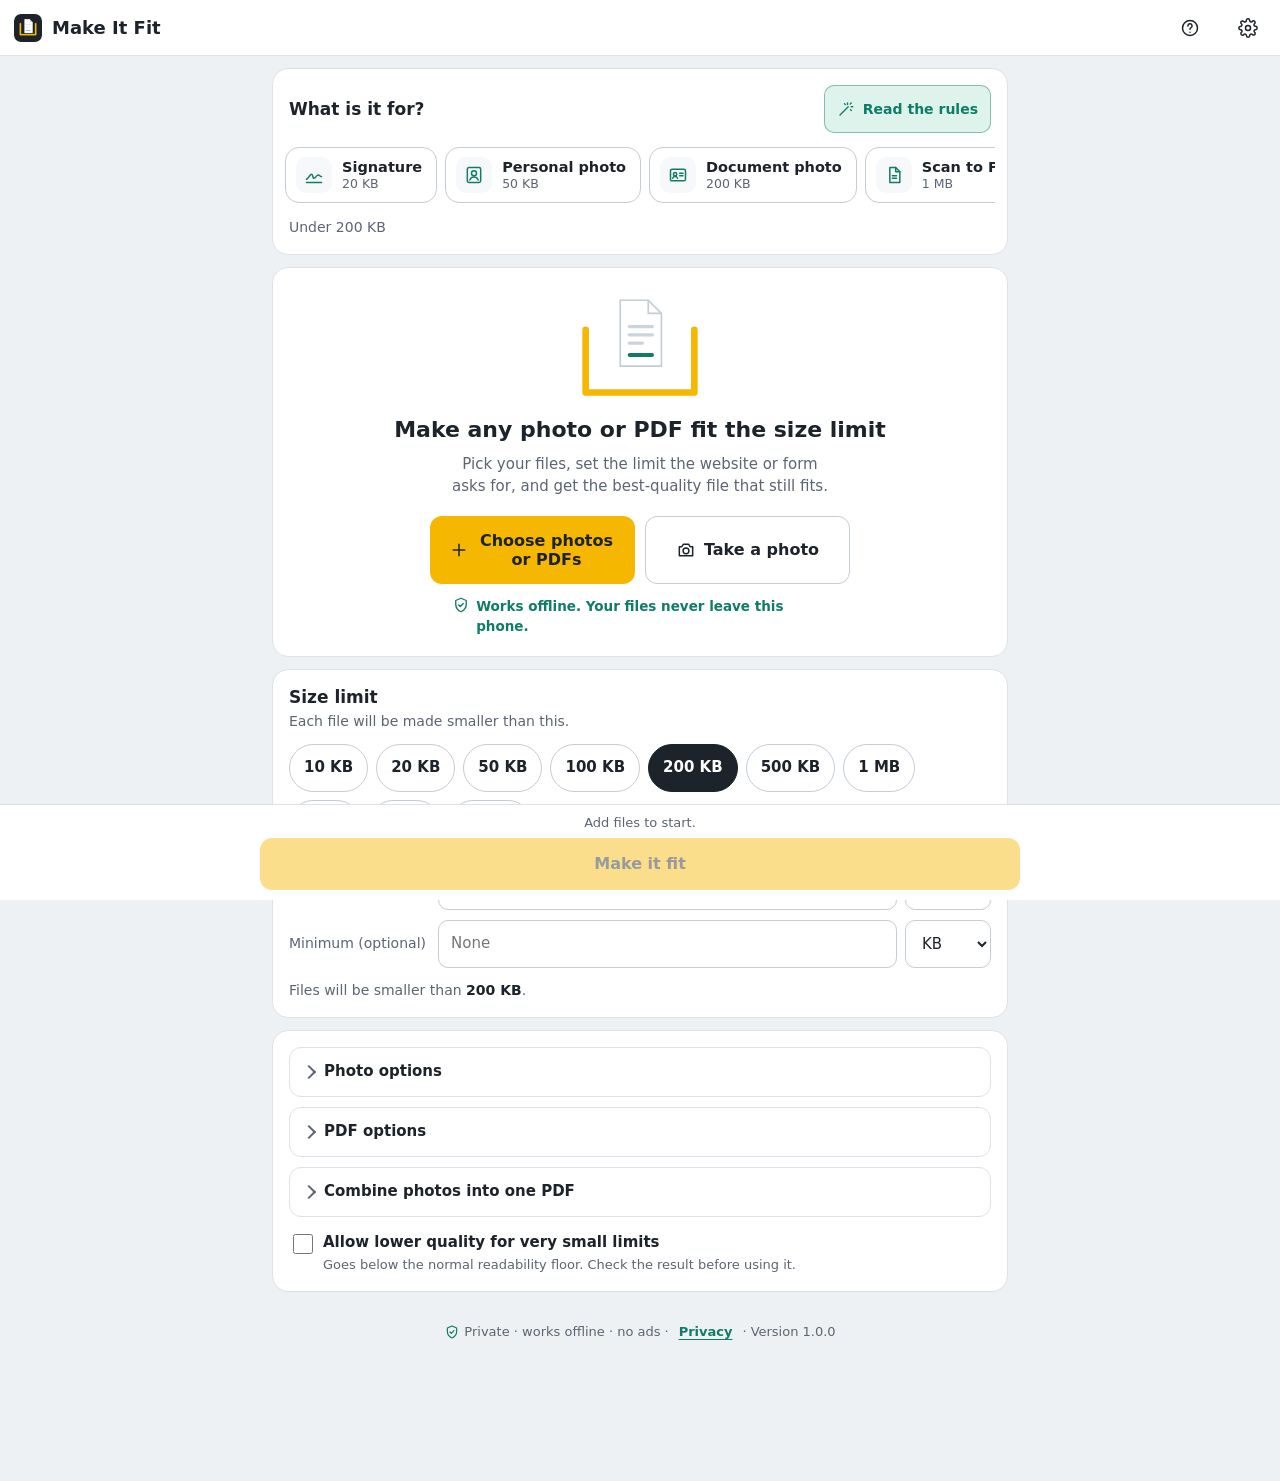
<file: index.html>
<!doctype html>
<html lang="en" dir="ltr">
<head>
<meta charset="utf-8">
<meta name="viewport" content="width=device-width, initial-scale=1, viewport-fit=cover, interactive-widget=resizes-content">
<title>Make It Fit</title>
<meta name="description" content="Shrink photos and PDFs to the size a form asks for — offline and private.">
<meta name="theme-color" content="#FFFFFF" media="(prefers-color-scheme: light)">
<meta name="theme-color" content="#1A1D22" media="(prefers-color-scheme: dark)">
<meta name="color-scheme" content="light dark">
<meta name="format-detection" content="telephone=no">
<link rel="manifest" href="manifest.webmanifest">
<link rel="icon" href="icons/favicon.svg" type="image/svg+xml">
<link rel="apple-touch-icon" href="icons/icon-192.png">
<link rel="stylesheet" href="styles.css">
<link rel="modulepreload" href="app.js">
<script>
  // Set language and theme before first paint so Arabic users never see a flash of English.
  (function () {
    try {
      var s = JSON.parse(localStorage.getItem('mifa.settings.v1') || '{}');
      var lang = s.lang && s.lang !== 'auto' ? s.lang : ((navigator.language || 'en').toLowerCase().indexOf('ar') === 0 ? 'ar' : 'en');
      document.documentElement.lang = lang;
      document.documentElement.dir = lang === 'ar' ? 'rtl' : 'ltr';
      if (s.theme === 'light' || s.theme === 'dark') document.documentElement.dataset.theme = s.theme;
    } catch (e) { /* defaults */ }
  })();
</script>
</head>
<body>
<svg width="0" height="0" style="position:absolute" aria-hidden="true">
  <symbol id="i-shield" viewBox="0 0 24 24"><path d="M12 3l7 3v5c0 5-3.5 8.5-7 10-3.5-1.5-7-5-7-10V6l7-3z"/><path d="M9 12l2 2 4-4"/></symbol>
  <symbol id="i-help" viewBox="0 0 24 24"><circle cx="12" cy="12" r="9"/><path d="M9.5 9.5a2.5 2.5 0 1 1 3.5 2.3c-.7.4-1 .9-1 1.7"/><path d="M12 17h.01"/></symbol>
  <symbol id="i-gear" viewBox="0 0 24 24"><circle cx="12" cy="12" r="3"/><path d="M19.4 15a1.7 1.7 0 0 0 .3 1.8l.1.1a2 2 0 1 1-2.8 2.8l-.1-.1a1.7 1.7 0 0 0-1.8-.3 1.7 1.7 0 0 0-1 1.5V21a2 2 0 1 1-4 0v-.1a1.7 1.7 0 0 0-1.1-1.5 1.7 1.7 0 0 0-1.8.3l-.1.1a2 2 0 1 1-2.8-2.8l.1-.1a1.7 1.7 0 0 0 .3-1.8 1.7 1.7 0 0 0-1.5-1H3a2 2 0 1 1 0-4h.1a1.7 1.7 0 0 0 1.5-1.1 1.7 1.7 0 0 0-.3-1.8l-.1-.1a2 2 0 1 1 2.8-2.8l.1.1a1.7 1.7 0 0 0 1.8.3H9a1.7 1.7 0 0 0 1-1.5V3a2 2 0 1 1 4 0v.1a1.7 1.7 0 0 0 1 1.5 1.7 1.7 0 0 0 1.8-.3l.1-.1a2 2 0 1 1 2.8 2.8l-.1.1a1.7 1.7 0 0 0-.3 1.8V9a1.7 1.7 0 0 0 1.5 1H21a2 2 0 1 1 0 4h-.1a1.7 1.7 0 0 0-1.5 1z"/></symbol>
  <symbol id="i-x" viewBox="0 0 24 24"><path d="M6 6l12 12M18 6L6 18"/></symbol>
  <symbol id="i-rotate" viewBox="0 0 24 24"><path d="M20 12a8 8 0 1 1-2.3-5.7"/><path d="M20 4v5h-5"/></symbol>
  <symbol id="i-crop" viewBox="0 0 24 24"><path d="M6 2v14a2 2 0 0 0 2 2h14"/><path d="M18 22V8a2 2 0 0 0-2-2H2"/></symbol>
  <symbol id="i-up" viewBox="0 0 24 24"><path d="M12 19V5"/><path d="M6 11l6-6 6 6"/></symbol>
  <symbol id="i-down" viewBox="0 0 24 24"><path d="M12 5v14"/><path d="M6 13l6 6 6-6"/></symbol>
  <symbol id="i-eye" viewBox="0 0 24 24"><path d="M2 12s3.5-6 10-6 10 6 10 6-3.5 6-10 6S2 12 2 12z"/><circle cx="12" cy="12" r="3"/></symbol>
  <symbol id="i-save" viewBox="0 0 24 24"><path d="M12 4v11"/><path d="M7 11l5 5 5-5"/><path d="M4 19h16"/></symbol>
  <symbol id="i-share" viewBox="0 0 24 24"><circle cx="18" cy="5" r="2.5"/><circle cx="6" cy="12" r="2.5"/><circle cx="18" cy="19" r="2.5"/><path d="M8.2 10.8l7.6-4.4M8.2 13.2l7.6 4.4"/></symbol>
  <symbol id="i-file" viewBox="0 0 24 24"><path d="M7 3h7l5 5v13H7z"/><path d="M14 3v5h5"/></symbol>
  <symbol id="i-image" viewBox="0 0 24 24"><rect x="3" y="5" width="18" height="14" rx="2"/><circle cx="9" cy="10" r="1.6"/><path d="M21 16l-5-5-8 8"/></symbol>
  <symbol id="i-plus" viewBox="0 0 24 24"><path d="M12 5v14M5 12h14"/></symbol>
  <symbol id="i-camera" viewBox="0 0 24 24"><path d="M4 8h3l2-3h6l2 3h3v11H4z"/><circle cx="12" cy="13" r="3.5"/></symbol>
  <symbol id="i-pen" viewBox="0 0 24 24"><path d="M3 17c3-1 4-6 6-6s1 5 3 5 3-4 5-4 2 2 4 2"/><path d="M3 21h18"/></symbol>
  <symbol id="i-user" viewBox="0 0 24 24"><rect x="4" y="3" width="16" height="18" rx="2"/><circle cx="12" cy="10" r="3"/><path d="M7 18c1-2.5 3-3.5 5-3.5s4 1 5 3.5"/></symbol>
  <symbol id="i-id" viewBox="0 0 24 24"><rect x="3" y="5" width="18" height="14" rx="2"/><circle cx="8.5" cy="11" r="2"/><path d="M5.5 16c.6-1.5 1.7-2.2 3-2.2s2.4.7 3 2.2"/><path d="M14 10h4M14 13h4"/></symbol>
  <symbol id="i-pdf" viewBox="0 0 24 24"><path d="M7 3h7l5 5v13H7z"/><path d="M14 3v5h5"/><path d="M10 13h5M10 16h5"/></symbol>
  <symbol id="i-mail" viewBox="0 0 24 24"><rect x="3" y="5" width="18" height="14" rx="2"/><path d="M3 7l9 6 9-6"/></symbol>
  <symbol id="i-star" viewBox="0 0 24 24"><path d="M12 3.5l2.6 5.3 5.9.9-4.3 4.1 1 5.8-5.2-2.8-5.2 2.8 1-5.8-4.3-4.1 5.9-.9z"/></symbol>
  <symbol id="i-wand" viewBox="0 0 24 24"><path d="M4 20L15 9"/><path d="M14 4v2M19 9h2M17.5 5.5l1.5-1.5M10 5l1 1M18 13l1 1"/></symbol>
  <symbol id="i-check" viewBox="0 0 24 24"><path d="M5 12.5l4.5 4.5L19 7.5"/></symbol>
  <symbol id="i-alert" viewBox="0 0 24 24"><path d="M12 3l9.5 17h-19z"/><path d="M12 10v4M12 17h.01"/></symbol>
  <symbol id="i-trash" viewBox="0 0 24 24"><path d="M4 7h16M10 11v6M14 11v6"/><path d="M6 7l1 13h10l1-13M9 7V4h6v3"/></symbol>
  <symbol id="i-paste" viewBox="0 0 24 24"><rect x="5" y="4" width="14" height="17" rx="2"/><path d="M9 4V3h6v1"/><path d="M9 10h6M9 14h6"/></symbol>
  <symbol id="i-lock" viewBox="0 0 24 24"><rect x="5" y="11" width="14" height="10" rx="2"/><path d="M8 11V8a4 4 0 0 1 8 0v3"/></symbol>
</svg>

<header class="appbar">
  <img class="logo" src="icons/icon-192.png" alt="" width="28" height="28">
  <span class="app-title" data-i18n="app.name">Make It Fit</span>
  <span class="spacer"></span>
  <button class="btn icon" id="btnHelp" data-i18n-aria="help.title"><svg class="i"><use href="#i-help"/></svg></button>
  <button class="btn icon" id="btnSettings" data-i18n-aria="settings.title"><svg class="i"><use href="#i-gear"/></svg></button>
</header>

<main class="main">
  <section class="card setup" aria-labelledby="setupTitle">
    <div class="card-head">
      <h2 id="setupTitle" data-i18n="setup.title">What is it for?</h2>
      <button class="btn small accent" id="btnRules"><svg class="i"><use href="#i-wand"/></svg><span data-i18n="rules.button">Read the rules</span></button>
    </div>
    <div class="purposes" id="purposes" role="radiogroup" data-i18n-aria="setup.title"></div>
    <p class="setup-summary" id="setupSummary"></p>
  </section>

  <section class="card files" aria-labelledby="filesTitle">
    <div class="empty" id="empty">
      <svg class="sizer" viewBox="0 0 180 136" aria-hidden="true">
        <path d="M24 46v76h132V46" fill="none" stroke="var(--yellow)" stroke-width="8" stroke-linecap="round" stroke-linejoin="round"/>
        <g class="doc">
          <path d="M66 10h34l16 16v64H66z" fill="var(--surface)" stroke="var(--line-strong)" stroke-width="2"/>
          <path d="M100 10v16h16" fill="none" stroke="var(--line-strong)" stroke-width="2"/>
          <rect x="75" y="40" width="32" height="4" rx="2" fill="var(--ghost)"/>
          <rect x="75" y="50" width="32" height="4" rx="2" fill="var(--ghost)"/>
          <rect x="75" y="60" width="20" height="4" rx="2" fill="var(--ghost)"/>
          <rect x="75" y="74" width="32" height="5" rx="2.5" fill="var(--jade)"/>
        </g>
      </svg>
      <h1 data-i18n="empty.title">Make any photo or PDF fit the size limit</h1>
      <p data-i18n="empty.text">Pick your files, set the limit the website or form asks for, and get the best-quality file that still fits.</p>
      <div class="empty-buttons">
        <button class="btn primary big" id="btnChoose"><svg class="i"><use href="#i-plus"/></svg><span data-i18n="files.choose">Choose photos or PDFs</span></button>
        <button class="btn big" id="btnCamera"><svg class="i"><use href="#i-camera"/></svg><span data-i18n="files.camera">Take a photo</span></button>
      </div>
      <p class="private-note"><svg class="i"><use href="#i-shield"/></svg><span data-i18n="empty.private">Works offline. Your files never leave this phone.</span></p>
    </div>
    <div id="fileList" hidden>
      <div class="list-head">
        <h2 id="filesTitle"><span data-i18n="files.title">Files</span> <span class="count" id="fileCount"></span></h2>
        <span class="spacer"></span>
        <button class="btn small" id="btnAddMore"><svg class="i"><use href="#i-plus"/></svg><span data-i18n="files.add">Add</span></button>
        <button class="btn small icon-only" id="btnCameraMore" data-i18n-aria="files.camera"><svg class="i"><use href="#i-camera"/></svg></button>
        <button class="btn small quiet" id="btnClear" data-i18n="files.clear">Clear</button>
      </div>
      <ul class="rows" id="rows"></ul>
      <div class="summary" id="summary" hidden>
        <p id="summaryText"></p>
        <div class="summary-actions">
          <button class="btn" id="btnSaveAll"><svg class="i"><use href="#i-save"/></svg><span id="saveAllLabel"></span></button>
          <button class="btn" id="btnShareAll"><svg class="i"><use href="#i-share"/></svg><span data-i18n="files.shareAll">Share all</span></button>
        </div>
      </div>
    </div>
  </section>

  <section class="card limit" aria-labelledby="limitTitle">
    <h2 id="limitTitle" data-i18n="limit.title">Size limit</h2>
    <p class="sub" data-i18n="limit.sub">Each file will be made smaller than this.</p>
    <div class="chips" id="chips" role="radiogroup" data-i18n-aria="limit.title"></div>
    <div class="custom-grid">
      <label for="limitValue" data-i18n="limit.max">Maximum</label>
      <div class="num-unit">
        <input type="text" id="limitValue" inputmode="decimal" autocomplete="off" enterkeyhint="done">
        <select id="limitUnit" data-i18n-aria="limit.unit"><option value="1000">KB</option><option value="1000000">MB</option></select>
      </div>
      <label for="minValue" data-i18n="limit.min">Minimum (optional)</label>
      <div class="num-unit">
        <input type="text" id="minValue" inputmode="decimal" autocomplete="off" enterkeyhint="done" data-i18n-placeholder="limit.none">
        <select id="minUnit" data-i18n-aria="limit.unit"><option value="1000">KB</option><option value="1000000">MB</option></select>
      </div>
    </div>
    <p class="limit-text" id="limitText"></p>
  </section>

  <section class="card options" aria-label="Options" data-i18n-aria="options.title">
    <details class="opts" id="photoOpts">
      <summary data-i18n="photo.title">Photo options</summary>
      <div class="opt-body">
        <label class="field"><span data-i18n="photo.clean">Clean-up</span>
          <select data-setting="clean">
            <option value="off" data-i18n="photo.cleanOff">None</option>
            <option value="signature" data-i18n="photo.cleanSignature">Signature: white paper, dark ink, crop to signature</option>
            <option value="document" data-i18n="photo.cleanDocument">Document: remove shadows, whiten paper</option>
          </select>
        </label>
        <label class="check"><input type="checkbox" data-setting="gray"><span><span data-i18n="photo.gray">Black and white</span><small data-i18n="photo.grayHint">Grey tones only. Usually smaller.</small></span></label>
        <label class="field"><span data-i18n="photo.format">Save photos as</span>
          <select data-setting="photoFormat">
            <option value="auto" data-i18n="photo.formatAuto">Auto (JPG; PNG if transparent)</option>
            <option value="image/jpeg" data-i18n="photo.formatJpg">JPG — accepted everywhere</option>
            <option value="image/png" data-i18n="photo.formatPng">PNG — lossless, larger</option>
            <option value="image/webp" data-i18n="photo.formatWebp">WebP — smallest, not accepted everywhere</option>
          </select>
        </label>
        <label class="field"><span data-i18n="photo.resize">Pixel size</span>
          <select data-setting="resizeMode">
            <option value="none" data-i18n="photo.resizeNone">Only shrink if needed to fit</option>
            <option value="max" data-i18n="photo.resizeMax">No larger than…</option>
            <option value="exact" data-i18n="photo.resizeExact">Exact size (form rules)</option>
          </select>
        </label>
        <div class="field-row" id="resizeFields" hidden>
          <input type="text" data-setting="resizeW" inputmode="numeric" autocomplete="off" data-i18n-placeholder="photo.width" data-i18n-aria="photo.width">
          <span aria-hidden="true">×</span>
          <input type="text" data-setting="resizeH" inputmode="numeric" autocomplete="off" data-i18n-placeholder="photo.height" data-i18n-aria="photo.height">
          <span data-i18n="photo.px">px</span>
        </div>
        <label class="field" id="fitField" hidden><span data-i18n="photo.fit">If the shape is different</span>
          <select data-setting="resizeFit">
            <option value="crop" data-i18n="photo.fitCrop">Crop the edges (fill)</option>
            <option value="pad" data-i18n="photo.fitPad">Keep everything, add white borders</option>
          </select>
        </label>
        <p class="hint" data-i18n="photo.privacy">Hidden location and camera details are always removed.</p>
      </div>
    </details>
    <details class="opts" id="pdfOpts">
      <summary data-i18n="pdf.title">PDF options</summary>
      <div class="opt-body">
        <label class="check"><input type="checkbox" data-setting="pdfScanFallback"><span><span data-i18n="pdf.scan">If needed, turn pages into images to reach the limit</span><small data-i18n="pdf.scanHint">Only used when shrinking the pictures inside isn't enough. Text in those pages can no longer be selected.</small></span></label>
        <label class="check"><input type="checkbox" data-setting="pdfPrivacy"><span><span data-i18n="pdf.privacy">Remove hidden document info</span><small data-i18n="pdf.privacyHint">Author, software and editing history. PDF/A files are left untouched.</small></span></label>
      </div>
    </details>
    <details class="opts" id="combineOpts">
      <summary data-i18n="combine.title">Combine photos into one PDF</summary>
      <div class="opt-body">
        <label class="check"><input type="checkbox" data-setting="combine"><span><span data-i18n="combine.on">Put all photos into a single PDF under the limit</span><small data-i18n="combine.hint">Use the arrows on each photo to set the page order.</small></span></label>
        <label class="field"><span data-i18n="combine.page">Page size</span>
          <select data-setting="pageSize">
            <option value="auto" data-i18n="combine.pageAuto">Auto (A4 or Letter for your region)</option>
            <option value="a4">A4</option>
            <option value="letter" data-i18n="combine.pageLetter">US Letter</option>
            <option value="photo" data-i18n="combine.pagePhoto">Same shape as the photo</option>
          </select>
        </label>
        <label class="field"><span data-i18n="combine.margins">Margins</span>
          <select data-setting="margin">
            <option value="small" data-i18n="combine.marginSmall">Small</option>
            <option value="none" data-i18n="combine.marginNone">None</option>
          </select>
        </label>
      </div>
    </details>
    <label class="check strong-check"><input type="checkbox" data-setting="strong"><span><span data-i18n="strong.label">Allow lower quality for very small limits</span><small data-i18n="strong.hint">Goes below the normal readability floor. Check the result before using it.</small></span></label>
  </section>

  <p class="footer-note"><svg class="i"><use href="#i-shield"/></svg><span data-i18n="footer.private">Private · works offline · no ads</span> · <button class="link" id="btnPrivacy" data-i18n="privacy.link">Privacy</button> · <span id="versionLabel"></span></p>
</main>

<div class="runbar">
  <div class="runbar-inner">
    <p class="run-hint" id="runHint"></p>
    <button class="btn primary big" id="btnRun" disabled data-i18n="run.go">Make it fit</button>
  </div>
</div>

<div class="toast" id="toast" role="status" aria-live="polite" popover="manual"></div>
<input type="file" id="fileInput" multiple accept="image/*,application/pdf,.pdf,.jpg,.jpeg,.png,.webp,.gif,.bmp,.avif" hidden>
<input type="file" id="cameraInput" accept="image/*" capture="environment" hidden>

<dialog id="dlgPreview" class="full">
  <div class="dlg-head"><button class="btn icon" data-close data-i18n-aria="common.close"><svg class="i"><use href="#i-x"/></svg></button><h2 id="previewTitle"></h2></div>
  <div class="dlg-body">
    <div class="tabs" id="previewTabs" hidden><button class="tab" data-tab="result" aria-selected="true" data-i18n="preview.result">Result</button><button class="tab" data-tab="original" aria-selected="false" data-i18n="preview.original">Original</button></div>
    <div id="previewBody"></div>
    <ul class="checklist" id="previewChecks"></ul>
  </div>
  <div class="dlg-foot"><button class="btn" id="previewShare"><svg class="i"><use href="#i-share"/></svg><span data-i18n="common.share">Share</span></button><button class="btn primary" id="previewSave"><svg class="i"><use href="#i-save"/></svg><span data-i18n="common.save">Save</span></button></div>
</dialog>

<dialog id="dlgCrop" class="full crop-dialog">
  <div class="dlg-head"><button class="btn icon" data-close data-i18n-aria="common.close"><svg class="i"><use href="#i-x"/></svg></button><h2 data-i18n="crop.title">Crop</h2><span class="spacer"></span><button class="btn small" id="cropRotate"><svg class="i"><use href="#i-rotate"/></svg><span data-i18n="crop.rotate">Rotate</span></button></div>
  <div class="crop-stage" id="cropStage"><div class="crop-wrap" id="cropWrap"><canvas id="cropCanvas"></canvas><div class="crop-box" id="cropBox"><i class="g1"></i><i class="g2"></i><i class="g3"></i><i class="g4"></i><b data-h="nw"></b><b data-h="ne"></b><b data-h="sw"></b><b data-h="se"></b></div></div></div>
  <div class="crop-tools">
    <div class="chips" id="cropAspects" role="radiogroup" data-i18n-aria="crop.shape"></div>
    <p class="hint" id="cropHint"></p>
  </div>
  <div class="dlg-foot"><button class="btn" id="cropReset" data-i18n="crop.reset">Reset</button><button class="btn primary" id="cropDone" data-i18n="common.done">Done</button></div>
</dialog>

<dialog id="dlgRules" class="sheet">
  <div class="dlg-head"><h2 data-i18n="rules.title">Read the form's rules</h2><button class="btn icon" data-close data-i18n-aria="common.close"><svg class="i"><use href="#i-x"/></svg></button></div>
  <div class="dlg-body field-stack">
    <p class="hint" data-i18n="rules.intro">Paste or type what the website says about the file. Make It Fit sets everything up for you.</p>
    <textarea id="rulesText" rows="4" dir="auto" data-i18n-placeholder="rules.placeholder" data-i18n-aria="rules.title"></textarea>
    <div class="row-buttons"><button class="btn small" id="rulesPaste"><svg class="i"><use href="#i-paste"/></svg><span data-i18n="rules.paste">Paste</span></button><button class="btn small quiet" id="rulesClear" data-i18n="rules.clear">Clear</button></div>
    <div id="rulesResult" aria-live="polite"></div>
  </div>
</dialog>

<dialog id="dlgSaveForm" class="sheet">
  <div class="dlg-head"><h2 data-i18n="forms.saveTitle">Save as one of my forms</h2><button class="btn icon" data-close data-i18n-aria="common.close"><svg class="i"><use href="#i-x"/></svg></button></div>
  <form method="dialog" id="saveFormForm">
    <div class="dlg-body field-stack">
      <p class="hint" data-i18n="forms.saveIntro">Saves the current size limit and options with a name, for one-tap use next time.</p>
      <label class="field"><span data-i18n="forms.name">Name</span><input type="text" id="formName" maxlength="40" required dir="auto" enterkeyhint="done"></label>
      <p class="hint" id="formSummary"></p>
    </div>
    <div class="dlg-foot"><button class="btn" type="button" data-close data-i18n="common.cancel">Cancel</button><button class="btn primary" type="submit" data-i18n="common.save">Save</button></div>
  </form>
</dialog>

<dialog id="dlgForms" class="sheet">
  <div class="dlg-head"><h2 data-i18n="forms.manageTitle">My forms</h2><button class="btn icon" data-close data-i18n-aria="common.close"><svg class="i"><use href="#i-x"/></svg></button></div>
  <div class="dlg-body"><ul class="form-list" id="formList"></ul></div>
  <div class="dlg-foot"><button class="btn primary" data-close data-i18n="common.done">Done</button></div>
</dialog>

<dialog id="dlgPassword" class="sheet">
  <div class="dlg-head"><h2 data-i18n="password.title">This PDF needs a password</h2><button class="btn icon" data-close data-i18n-aria="common.close"><svg class="i"><use href="#i-x"/></svg></button></div>
  <form method="dialog" id="passwordForm">
    <div class="dlg-body field-stack">
      <p id="passwordName" class="hint"></p>
      <label class="field"><span data-i18n="password.label">Password</span><input type="password" id="passwordInput" autocomplete="off" required></label>
      <p class="error-text" id="passwordError" hidden></p>
      <p class="hint" data-i18n="password.note">The password is only used to open the file on this phone and is never saved.</p>
    </div>
    <div class="dlg-foot"><button class="btn" type="button" data-close data-i18n="common.cancel">Cancel</button><button class="btn primary" type="submit" id="passwordSubmit" data-i18n="password.open">Open PDF</button></div>
  </form>
</dialog>

<dialog id="dlgConfirm" class="sheet">
  <div class="dlg-head"><h2 id="confirmTitle"></h2></div>
  <div class="dlg-body" id="confirmBody"></div>
  <div class="dlg-foot wrap" id="confirmFoot"></div>
</dialog>

<dialog id="dlgSettings" class="sheet">
  <div class="dlg-head"><h2 data-i18n="settings.title">Settings</h2><button class="btn icon" data-close data-i18n-aria="common.close"><svg class="i"><use href="#i-x"/></svg></button></div>
  <div class="dlg-body field-stack">
    <label class="field"><span data-i18n="settings.language">Language</span>
      <select data-setting="lang"><option value="auto" data-i18n="settings.langAuto">Phone language</option><option value="en">English</option><option value="ar">العربية</option></select>
    </label>
    <label class="field"><span data-i18n="settings.theme">Theme</span>
      <select data-setting="theme"><option value="system" data-i18n="settings.themeSystem">Same as phone</option><option value="light" data-i18n="settings.themeLight">Light</option><option value="dark" data-i18n="settings.themeDark">Dark</option></select>
    </label>
    <label class="field"><span data-i18n="settings.names">Name of saved files</span>
      <select data-setting="suffixStyle"><option value="limit">photo_under-50KB.jpg</option><option value="small">photo_small.jpg</option><option value="same" data-i18n="settings.namesSame">photo.jpg (same name)</option></select>
    </label>
    <p class="hint" data-i18n="settings.kbNote">Make It Fit counts 1 KB as 1,000 bytes for the maximum and 1,024 bytes for the minimum, so the file passes whichever way the website counts.</p>
    <div class="row-buttons">
      <button class="btn small" type="button" id="btnManageForms" data-i18n="forms.manageTitle">My forms</button>
      <button class="btn small" type="button" id="btnPrivacy2" data-i18n="privacy.title">Privacy policy</button>
      <a class="btn small" id="supportLink" href="mailto:haymohsen@gmail.com?subject=Make%20It%20Fit%20(Android)" data-i18n="settings.support">Contact support</a>
    </div>
    <button class="btn small quiet danger" type="button" id="btnResetSettings" data-i18n="settings.reset">Reset all settings</button>
  </div>
  <div class="dlg-foot"><span class="hint" id="settingsVersion"></span><span class="spacer"></span><button class="btn primary" data-close data-i18n="common.done">Done</button></div>
</dialog>

<dialog id="dlgHelp" class="sheet tall">
  <div class="dlg-head"><h2 data-i18n="help.title">Help</h2><button class="btn icon" data-close data-i18n-aria="common.close"><svg class="i"><use href="#i-x"/></svg></button></div>
  <div class="dlg-body faq" id="helpBody"></div>
  <div class="dlg-foot"><button class="btn primary" data-close data-i18n="common.close">Close</button></div>
</dialog>

<dialog id="dlgPrivacy" class="sheet tall">
  <div class="dlg-head"><h2 data-i18n="privacy.title">Privacy policy</h2><button class="btn icon" data-close data-i18n-aria="common.close"><svg class="i"><use href="#i-x"/></svg></button></div>
  <div class="dlg-body faq" id="privacyBody"></div>
  <div class="dlg-foot"><button class="btn primary" data-close data-i18n="common.close">Close</button></div>
</dialog>

<script type="module" src="app.js"></script>
</body>
</html>
</file>
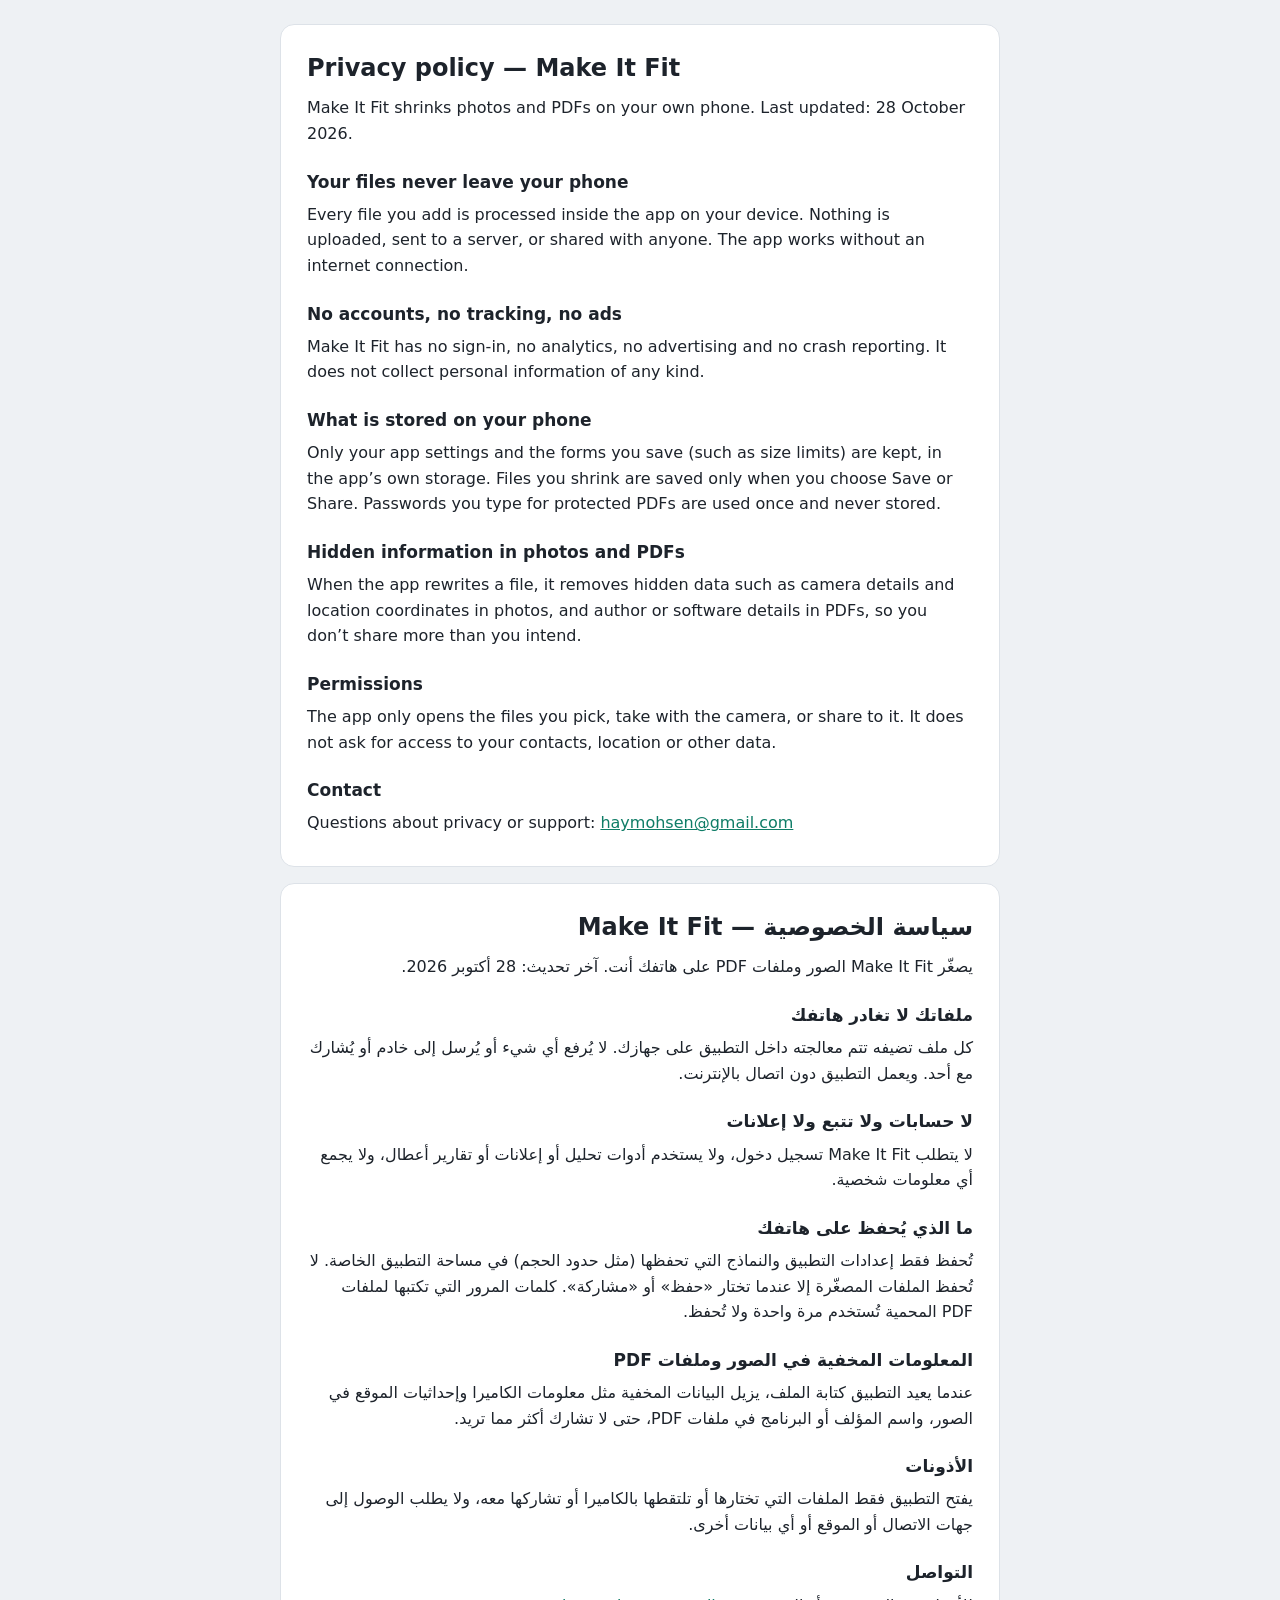
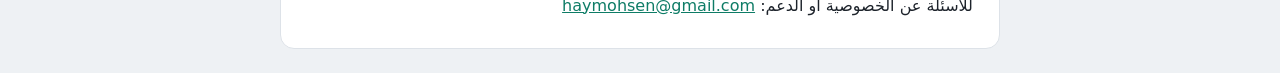
<file: privacy.html>
<!doctype html>
<html lang="en">
<head>
<meta charset="utf-8">
<meta name="viewport" content="width=device-width, initial-scale=1">
<title>Privacy policy — Make It Fit (Android)</title>
<link rel="icon" href="icons/favicon.svg">
<style>
  body { margin: 0; background: #EEF1F4; color: #1D232B; font: 16px/1.6 system-ui, Roboto, 'Noto Sans Arabic', 'Segoe UI', sans-serif; }
  main { max-width: 720px; margin: 24px auto; padding: 0 14px; display: grid; gap: 16px; }
  section { background: #fff; border: 1px solid #DDE2E8; border-radius: 14px; padding: 24px 26px; }
  h1 { font-size: 24px; margin: 0 0 8px; }
  h2 { font-size: 17px; margin: 22px 0 4px; }
  p { margin: 6px 0; }
  a { color: #0E7C66; }
  @media (prefers-color-scheme: dark) { body { background: #121418; color: #E9EDF2; } section { background: #1A1D22; border-color: #2A2F36; } a { color: #2FBF97; } }
</style>
</head>
<body>
<main>
  <section lang="en" dir="ltr">
    <h1>Privacy policy — Make It Fit</h1>
    <p>Make It Fit shrinks photos and PDFs on your own phone. Last updated: 28 October 2026.</p>
    <h2>Your files never leave your phone</h2><p>Every file you add is processed inside the app on your device. Nothing is uploaded, sent to a server, or shared with anyone. The app works without an internet connection.</p>
    <h2>No accounts, no tracking, no ads</h2><p>Make It Fit has no sign-in, no analytics, no advertising and no crash reporting. It does not collect personal information of any kind.</p>
    <h2>What is stored on your phone</h2><p>Only your app settings and the forms you save (such as size limits) are kept, in the app’s own storage. Files you shrink are saved only when you choose Save or Share. Passwords you type for protected PDFs are used once and never stored.</p>
    <h2>Hidden information in photos and PDFs</h2><p>When the app rewrites a file, it removes hidden data such as camera details and location coordinates in photos, and author or software details in PDFs, so you don’t share more than you intend.</p>
    <h2>Permissions</h2><p>The app only opens the files you pick, take with the camera, or share to it. It does not ask for access to your contacts, location or other data.</p>
    <h2>Contact</h2><p>Questions about privacy or support: <a href="mailto:haymohsen@gmail.com">haymohsen@gmail.com</a></p>
  </section>
  <section lang="ar" dir="rtl">
    <h1>سياسة الخصوصية — Make It Fit</h1>
    <p>يصغّر Make It Fit الصور وملفات PDF على هاتفك أنت. آخر تحديث: 28 أكتوبر 2026.</p>
    <h2>ملفاتك لا تغادر هاتفك</h2><p>كل ملف تضيفه تتم معالجته داخل التطبيق على جهازك. لا يُرفع أي شيء أو يُرسل إلى خادم أو يُشارك مع أحد. ويعمل التطبيق دون اتصال بالإنترنت.</p>
    <h2>لا حسابات ولا تتبع ولا إعلانات</h2><p>لا يتطلب Make It Fit تسجيل دخول، ولا يستخدم أدوات تحليل أو إعلانات أو تقارير أعطال، ولا يجمع أي معلومات شخصية.</p>
    <h2>ما الذي يُحفظ على هاتفك</h2><p>تُحفظ فقط إعدادات التطبيق والنماذج التي تحفظها (مثل حدود الحجم) في مساحة التطبيق الخاصة. لا تُحفظ الملفات المصغّرة إلا عندما تختار «حفظ» أو «مشاركة». كلمات المرور التي تكتبها لملفات PDF المحمية تُستخدم مرة واحدة ولا تُحفظ.</p>
    <h2>المعلومات المخفية في الصور وملفات PDF</h2><p>عندما يعيد التطبيق كتابة الملف، يزيل البيانات المخفية مثل معلومات الكاميرا وإحداثيات الموقع في الصور، واسم المؤلف أو البرنامج في ملفات PDF، حتى لا تشارك أكثر مما تريد.</p>
    <h2>الأذونات</h2><p>يفتح التطبيق فقط الملفات التي تختارها أو تلتقطها بالكاميرا أو تشاركها معه، ولا يطلب الوصول إلى جهات الاتصال أو الموقع أو أي بيانات أخرى.</p>
    <h2>التواصل</h2><p>للأسئلة عن الخصوصية أو الدعم: <a href="mailto:haymohsen@gmail.com">haymohsen@gmail.com</a></p>
  </section>
</main>
</body>
</html>
</file>
<file: styles.css>
/* Make It Fit (Android) — phone-first styles. Logical properties keep Arabic (RTL) correct. */
:root {
  color-scheme: light dark;
  --font: system-ui, Roboto, "Noto Sans", "Noto Sans Arabic", "Segoe UI", "Helvetica Neue", Arial, sans-serif;
  --bg: #EEF1F4;
  --surface: #FFFFFF;
  --panel: #F7F8FA;
  --line: #DDE2E8;
  --line-strong: #C4CCD5;
  --text: #1D232B;
  --muted: #5B6573;
  --faint: #8A94A3;
  --chip: #FFFFFF;
  --sel-bg: #1D232B;
  --sel-text: #FFFFFF;
  --yellow: #F5B700;
  --yellow-press: #E0A800;
  --on-yellow: #1D232B;
  --jade: #0E7C66;
  --jade-soft: #DDF3EC;
  --brick: #C2410C;
  --brick-soft: #FBE6DC;
  --ghost: #CBD3DC;
  --focus: #2B6CB0;
  --shadow: 0 10px 32px rgba(16, 24, 40, 0.18);
  --thumb-bg: #F0F2F5;
  --runbar-h: calc(104px + env(safe-area-inset-bottom)); /* replaced by the measured height at start-up */
}
:root[data-theme="dark"] { --bg: #121418; --surface: #1A1D22; --panel: #16191D; --line: #2A2F36; --line-strong: #3A414A; --text: #E9EDF2; --muted: #9AA4B2; --faint: #6F7A88; --chip: #22262C; --sel-bg: #E9EDF2; --sel-text: #121418; --yellow: #FFC21A; --yellow-press: #E6AC00; --jade: #2FBF97; --jade-soft: #163A33; --brick: #FF7A4D; --brick-soft: #3F241B; --ghost: #3A414A; --focus: #7FB3FF; --shadow: 0 10px 32px rgba(0, 0, 0, 0.55); --thumb-bg: #20252C; }
@media (prefers-color-scheme: dark) {
  :root:not([data-theme="light"]) { --bg: #121418; --surface: #1A1D22; --panel: #16191D; --line: #2A2F36; --line-strong: #3A414A; --text: #E9EDF2; --muted: #9AA4B2; --faint: #6F7A88; --chip: #22262C; --sel-bg: #E9EDF2; --sel-text: #121418; --yellow: #FFC21A; --yellow-press: #E6AC00; --jade: #2FBF97; --jade-soft: #163A33; --brick: #FF7A4D; --brick-soft: #3F241B; --ghost: #3A414A; --focus: #7FB3FF; --shadow: 0 10px 32px rgba(0, 0, 0, 0.55); --thumb-bg: #20252C; }
}

* { box-sizing: border-box; -webkit-tap-highlight-color: transparent; }
html { -webkit-text-size-adjust: 100%; text-size-adjust: 100%; }
body {
  margin: 0;
  background: var(--bg);
  color: var(--text);
  font: 15px/1.5 var(--font);
  min-height: 100dvh;
  padding-bottom: calc(var(--runbar-h) + 12px);
  overscroll-behavior-y: contain;
}
:lang(ar) body { font-size: 15.5px; line-height: 1.6; }
h1, h2, h3 { font-weight: 650; margin: 0; line-height: 1.3; }
button, input, select, textarea { font: inherit; color: inherit; }
:where(button, input, select, textarea, a, summary, [tabindex]):focus-visible { outline: 2px solid var(--focus); outline-offset: 2px; }
[hidden] { display: none !important; }
svg.i { width: 20px; height: 20px; flex: none; fill: none; stroke: currentColor; stroke-width: 1.8; stroke-linecap: round; stroke-linejoin: round; }
bdi { unicode-bidi: isolate; }

/* App bar */
.appbar {
  position: sticky; top: 0; z-index: 20;
  display: flex; align-items: center; gap: 10px;
  min-height: calc(56px + env(safe-area-inset-top));
  padding: env(safe-area-inset-top) max(8px, env(safe-area-inset-right)) 0 max(14px, env(safe-area-inset-left));
  background: var(--surface); border-bottom: 1px solid var(--line);
}
.logo { width: 28px; height: 28px; border-radius: 7px; }
.app-title { font-weight: 650; font-size: 18px; }
.spacer { flex: 1; }

/* Layout */
.main { max-width: 760px; margin: 0 auto; padding: 12px max(12px, env(safe-area-inset-right)) 16px max(12px, env(safe-area-inset-left)); display: flex; flex-direction: column; gap: 12px; }
.card { background: var(--surface); border: 1px solid var(--line); border-radius: 16px; padding: 16px; }
.card h2 { font-size: 17px; }
.card .sub { color: var(--muted); margin: 2px 0 12px; font-size: 14px; }
.card-head { display: flex; align-items: center; gap: 10px; margin-bottom: 12px; flex-wrap: wrap; }
.card-head h2 { flex: 1; min-width: 8em; }

/* Buttons */
.btn {
  font-weight: 600; border-radius: 10px; padding: 10px 16px; min-height: 48px;
  border: 1px solid var(--line-strong); background: var(--chip); color: var(--text);
  cursor: pointer; display: inline-flex; align-items: center; justify-content: center; gap: 8px; line-height: 1.2;
  text-decoration: none; touch-action: manipulation; user-select: none;
}
.btn:active { background: color-mix(in srgb, var(--text) 10%, var(--chip)); }
.btn.primary { background: var(--yellow); border-color: transparent; color: var(--on-yellow); }
.btn.primary:active { background: var(--yellow-press); }
.btn.accent { color: var(--jade); border-color: color-mix(in srgb, var(--jade) 45%, transparent); background: var(--jade-soft); }
.btn.quiet { border-color: transparent; background: transparent; }
.btn.icon { padding: 0; width: 48px; height: 48px; min-height: 48px; border-color: transparent; background: transparent; border-radius: 50%; }
.btn.icon:active { background: color-mix(in srgb, var(--text) 10%, transparent); }
.btn.small { padding: 8px 12px; min-height: 48px; font-size: 14px; }
.btn.small svg.i { width: 18px; height: 18px; }
.btn.icon-only { padding: 0; width: 48px; }
.btn:disabled { opacity: 0.45; cursor: default; }
.btn.big { width: 100%; padding: 14px 18px; min-height: 52px; font-size: 16px; border-radius: 12px; }
.btn.danger { color: var(--brick); }
.link { background: none; border: 0; padding: 4px 6px; min-height: 48px; min-width: 48px; display: inline-flex; align-items: center; color: var(--jade); font-weight: 600; cursor: pointer; text-decoration: underline; text-underline-offset: 3px; }

/* Purposes */
.purposes { display: flex; gap: 8px; overflow-x: auto; scroll-snap-type: x proximity; padding: 2px 2px 6px; margin: 0 -4px; scrollbar-width: none; }
.purposes::-webkit-scrollbar { display: none; }
.purpose {
  flex: none; scroll-snap-align: start; display: flex; align-items: center; gap: 10px;
  min-height: 56px; padding: 8px 14px 8px 10px; border-radius: 14px; border: 1px solid var(--line-strong);
  background: var(--chip); cursor: pointer; text-align: start; touch-action: manipulation;
}
.purpose .pi { width: 36px; height: 36px; border-radius: 10px; display: grid; place-items: center; background: var(--panel); color: var(--jade); flex: none; }
.purpose .pi svg.i { width: 20px; height: 20px; }
.purpose .pt { display: flex; flex-direction: column; line-height: 1.25; }
.purpose .pt b { font-weight: 650; font-size: 14.5px; white-space: nowrap; }
.purpose .pt small { color: var(--muted); font-size: 12.5px; white-space: nowrap; }
.purpose[aria-checked="true"] { background: var(--sel-bg); color: var(--sel-text); border-color: var(--sel-bg); }
.purpose[aria-checked="true"] .pt small { color: color-mix(in srgb, var(--sel-text) 75%, transparent); }
.purpose[aria-checked="true"] .pi { background: color-mix(in srgb, var(--sel-text) 14%, transparent); color: var(--yellow); }
.purpose.add { border-style: dashed; color: var(--muted); }
.setup-summary { margin: 8px 0 0; color: var(--muted); font-size: 14px; }
.setup-summary b { color: var(--text); }

/* Empty state */
.empty { display: flex; flex-direction: column; align-items: center; text-align: center; gap: 8px; padding: 8px 4px 4px; }
.empty h1 { font-size: 22px; margin-top: 4px; }
.empty p { margin: 0; color: var(--muted); max-width: 40ch; }
.empty-buttons { display: flex; flex-direction: column; gap: 10px; width: 100%; max-width: 420px; margin-top: 10px; }
.private-note { display: inline-flex; align-items: flex-start; gap: 6px; font-size: 13.5px; color: var(--jade) !important; font-weight: 600; margin-top: 4px !important; text-align: start; }
.private-note svg.i { width: 18px; height: 18px; }
.sizer { width: 150px; height: 112px; }
/* Shorter phones: keep the whole start screen (including the offline promise) above the run bar. */
@media (max-height: 860px) {
  .sizer { width: 100px; height: 75px; }
  .empty { gap: 6px; padding-top: 4px; }
  .empty h1 { font-size: 20px; margin-top: 0; }
  .empty-buttons { margin-top: 6px; gap: 8px; }
  .empty-buttons .btn.big { min-height: 48px; padding-block: 10px; }
}
@media (max-height: 700px) { .sizer { display: none; } }

/* File list */
.list-head { display: flex; align-items: center; gap: 6px; margin-bottom: 10px; flex-wrap: wrap; }
.list-head h2 { font-size: 17px; }
.list-head .count { color: var(--muted); font-weight: 400; }
.rows { list-style: none; margin: 0; padding: 0; border: 1px solid var(--line); border-radius: 14px; overflow: hidden; }
.row { display: grid; grid-template-columns: 56px minmax(0, 1fr) auto; column-gap: 10px; row-gap: 8px; padding: 12px; border-top: 1px solid var(--line); background: var(--surface); }
.row:first-child { border-top: 0; }
.row.combined { background: color-mix(in srgb, var(--jade) 7%, var(--surface)); }
.thumb { width: 56px; height: 56px; border-radius: 10px; background: var(--thumb-bg); border: 1px solid var(--line); display: grid; place-items: center; overflow: hidden; color: var(--faint); }
.thumb img { width: 100%; height: 100%; object-fit: cover; display: block; }
.thumb svg.i { width: 26px; height: 26px; }
.body { min-width: 0; }
.name { font-weight: 600; white-space: nowrap; overflow: hidden; text-overflow: ellipsis; }
.meta { color: var(--muted); font-size: 13px; display: flex; gap: 6px 8px; flex-wrap: wrap; align-items: center; }
.badge { font-size: 12px; padding: 1px 8px; border-radius: 999px; border: 1px solid var(--line-strong); color: var(--muted); line-height: 1.5; }
.badge.warn { border-color: color-mix(in srgb, var(--brick) 50%, transparent); color: var(--brick); }
.badge.ok { border-color: color-mix(in srgb, var(--jade) 45%, transparent); color: var(--jade); }
.state { margin-top: 4px; font-size: 14px; display: flex; align-items: center; gap: 4px 8px; flex-wrap: wrap; }
.ok { color: var(--jade); font-weight: 650; }
.bad { color: var(--brick); font-weight: 650; }
.hint { color: var(--muted); font-size: 13.5px; }
.sizes { font-variant-numeric: tabular-nums; white-space: nowrap; font-size: 14px; }
.sizes .from { color: var(--muted); }
.sizes .to { font-weight: 700; font-size: 16px; }
.sizes .to.bad { color: var(--brick); }
.gauge { position: relative; height: 6px; margin-top: 8px; border-radius: 3px; background: var(--ghost); }
.gauge .g-res { position: absolute; inset-inline-start: 0; top: 0; bottom: 0; border-radius: 3px; background: var(--jade); transition: width 0.4s ease-out; }
.gauge.over .g-res { background: var(--brick); }
.gauge .g-limit { position: absolute; top: -5px; bottom: -5px; width: 2px; background: var(--yellow); }
.progress { height: 6px; border-radius: 3px; background: var(--ghost); overflow: hidden; margin-top: 8px; }
.progress > div { height: 100%; width: 0; background: var(--yellow); transition: width 0.2s; }
.rm { margin: -8px -6px 0 0; }
[dir="rtl"] .rm { margin: -8px 0 0 -6px; }
.rm .btn.icon { width: 48px; height: 48px; min-height: 48px; color: var(--muted); }
.actions { grid-column: 1 / -1; display: flex; gap: 6px; flex-wrap: wrap; align-items: center; }
.actions .btn { min-height: 48px; padding: 8px 12px; font-size: 14px; }
.actions .btn.icon { width: 48px; height: 48px; min-height: 48px; border: 1px solid var(--line); border-radius: 10px; }
.actions .spacer { flex: 1; }
.summary { margin-top: 12px; padding: 12px; border-radius: 12px; background: var(--panel); border: 1px solid var(--line); }
.summary p { margin: 0 0 10px; font-weight: 600; }
.summary-actions { display: flex; gap: 8px; }
.summary-actions .btn { flex: 1; }
.mini-checks { display: flex; flex-wrap: wrap; gap: 4px 10px; font-size: 13px; margin-top: 6px; }
.mini-checks span { display: inline-flex; align-items: center; gap: 3px; }
.mini-checks svg.i { width: 15px; height: 15px; stroke-width: 2.4; }
.mini-checks .yes { color: var(--jade); }
.mini-checks .no { color: var(--brick); }

/* Limit card */
.chips { display: flex; flex-wrap: wrap; gap: 8px; }
.chip { border: 1px solid var(--line-strong); background: var(--chip); border-radius: 999px; padding: 8px 14px; min-height: 48px; font-weight: 650; font-variant-numeric: tabular-nums; cursor: pointer; color: var(--text); touch-action: manipulation; }
.chip[aria-checked="true"] { background: var(--sel-bg); color: var(--sel-text); border-color: var(--sel-bg); }
.custom-grid { display: grid; grid-template-columns: auto minmax(0, 1fr); gap: 10px 12px; align-items: center; margin-top: 14px; }
.custom-grid label { color: var(--muted); font-size: 14px; }
.num-unit { display: flex; gap: 8px; }
.num-unit input { flex: 1; min-width: 0; }
input[type="number"], input[type="text"], input[type="password"], select, textarea {
  min-height: 48px; padding: 8px 12px; border: 1px solid var(--line-strong); border-radius: 10px; background: var(--chip); color: var(--text); width: 100%;
}
select { padding-inline-end: 28px; }
.num-unit select { width: auto; }
textarea { resize: vertical; min-height: 96px; line-height: 1.5; }
.limit-text { font-size: 14px; color: var(--muted); margin: 12px 0 0; }
.limit-text b { color: var(--text); font-variant-numeric: tabular-nums; }
.limit-text .bad { font-weight: 600; }

/* Options */
.options { display: flex; flex-direction: column; gap: 10px; }
details.opts { border: 1px solid var(--line); border-radius: 12px; background: var(--surface); }
details.opts summary { cursor: pointer; padding: 12px 14px; min-height: 48px; font-weight: 650; list-style: none; display: flex; align-items: center; gap: 10px; }
details.opts summary::-webkit-details-marker { display: none; }
details.opts summary::before { content: ""; width: 8px; height: 8px; border-inline-end: 2px solid var(--muted); border-bottom: 2px solid var(--muted); transform: rotate(-45deg); transition: transform 0.15s; flex: none; }
:dir(rtl) details.opts summary::before, [dir="rtl"] details.opts summary::before { transform: rotate(45deg); }
details.opts[open] summary::before { transform: rotate(45deg) !important; }
details.opts .opt-body { padding: 4px 14px 14px; display: flex; flex-direction: column; gap: 12px; }
.field { display: flex; flex-direction: column; gap: 6px; }
.field > span { font-size: 13.5px; color: var(--muted); }
.field-row { display: flex; gap: 8px; align-items: center; }
.field-row input { flex: 1; min-width: 0; }
.check { display: flex; gap: 10px; align-items: flex-start; cursor: pointer; padding: 2px 0; }
.check input { margin: 3px 0 0; width: 20px; height: 20px; accent-color: var(--jade); flex: none; }
.check > span > span { font-weight: 550; }
.check small { display: block; color: var(--muted); font-size: 13px; margin-top: 2px; }
.strong-check { padding: 4px 4px 0; }
.footer-note { text-align: center; color: var(--muted); font-size: 13px; display: flex; align-items: center; justify-content: center; gap: 4px; flex-wrap: wrap; margin: 4px 0 0; }
.footer-note svg.i { width: 16px; height: 16px; color: var(--jade); }

/* Run bar */
.runbar {
  position: fixed; inset-inline: 0; bottom: 0; z-index: 30;
  background: var(--surface); border-top: 1px solid var(--line);
  padding: 8px max(12px, env(safe-area-inset-right)) calc(10px + env(safe-area-inset-bottom)) max(12px, env(safe-area-inset-left));
}
.runbar-inner { max-width: 760px; margin: 0 auto; display: flex; flex-direction: column; gap: 6px; }
.run-hint { margin: 0; color: var(--muted); font-size: 13px; text-align: center; min-height: 1.4em; }
.run-hint.bad { color: var(--brick); font-weight: 600; }
#btnRun.stop { background: var(--chip); color: var(--text); border-color: var(--line-strong); }

/* Dialogs: bottom sheets on phones, full screen for preview and crop */
dialog { border: 0; padding: 0; background: var(--surface); color: var(--text); box-shadow: var(--shadow); }
dialog::backdrop { background: rgba(16, 24, 40, 0.5); }
dialog.sheet {
  margin: auto auto 0; width: 100%; max-width: 640px; max-height: 92dvh;
  border-radius: 20px 20px 0 0; display: none; flex-direction: column;
  padding-bottom: env(safe-area-inset-bottom);
}
dialog.sheet[open] { display: flex; }
dialog.full { margin: 0; width: 100vw; max-width: 100vw; height: 100dvh; max-height: 100dvh; border-radius: 0; display: none; flex-direction: column; padding: env(safe-area-inset-top) env(safe-area-inset-right) env(safe-area-inset-bottom) env(safe-area-inset-left); }
dialog.full[open] { display: flex; }
@media (min-width: 700px) {
  dialog.sheet { margin: auto; border-radius: 18px; padding-bottom: 0; }
  dialog.full { margin: auto; width: min(96vw, 980px); height: min(94dvh, 900px); border-radius: 18px; padding: 0; }
}
.dlg-head { display: flex; align-items: center; gap: 6px; padding: 6px 8px 6px 18px; min-height: 60px; border-bottom: 1px solid var(--line); flex: none; }
:dir(rtl) .dlg-head, [dir="rtl"] .dlg-head { padding: 6px 18px 6px 8px; }
dialog.full .dlg-head { padding: 6px 12px 6px 6px; }
[dir="rtl"] dialog.full .dlg-head { padding: 6px 6px 6px 12px; }
.dlg-head h2 { font-size: 18px; flex: 1; min-width: 0; overflow: hidden; text-overflow: ellipsis; white-space: nowrap; }
.dlg-body { padding: 16px 18px; overflow: auto; flex: 1; min-height: 0; overscroll-behavior: contain; }
.dlg-foot { padding: 10px 14px; border-top: 1px solid var(--line); display: flex; gap: 10px; align-items: center; flex: none; }
.dlg-foot .btn { flex: 1; white-space: nowrap; min-width: 0; overflow: hidden; text-overflow: ellipsis; }
.dlg-foot .spacer { flex: 1 0 0; }
.dlg-foot .hint { flex: 1; }
.dlg-foot.wrap { flex-wrap: wrap; }
.dlg-foot.wrap .btn { flex: 1 1 140px; }
.dlg-body p { margin: 0 0 10px; }
.dlg-body h3 { font-size: 15.5px; margin: 18px 0 4px; }
.dlg-body h3:first-child { margin-top: 0; }
.faq p { color: var(--muted); }
.field-stack { display: flex; flex-direction: column; gap: 12px; }
.field-stack > p { margin: 0; }
.row-buttons { display: flex; gap: 8px; flex-wrap: wrap; }
.error-text { color: var(--brick); font-weight: 600; }
.tabs { display: flex; gap: 6px; margin-bottom: 12px; }
.tab { padding: 8px 16px; min-height: 48px; border-radius: 999px; border: 1px solid var(--line-strong); background: var(--chip); cursor: pointer; font-weight: 650; }
.tab[aria-selected="true"] { background: var(--sel-bg); color: var(--sel-text); border-color: var(--sel-bg); }
.compare { position: relative; width: 100%; aspect-ratio: var(--ar, 4 / 3); max-height: 60dvh; margin: 0 auto; background: repeating-conic-gradient(var(--panel) 0 25%, var(--surface) 0 50%) 0 0 / 20px 20px; border: 1px solid var(--line); border-radius: 10px; overflow: hidden; touch-action: pan-y; direction: ltr; }
.compare img { position: absolute; inset: 0; width: 100%; height: 100%; object-fit: contain; }
.compare .after { clip-path: inset(0 0 0 var(--cut, 50%)); }
.compare .handle { position: absolute; top: 0; bottom: 0; left: var(--cut, 50%); width: 3px; background: var(--yellow); transform: translateX(-1.5px); pointer-events: none; }
.compare .handle::after { content: ""; position: absolute; top: 50%; left: 50%; width: 30px; height: 30px; margin: -15px 0 0 -15px; border-radius: 50%; background: var(--yellow); box-shadow: 0 2px 8px rgba(0, 0, 0, 0.3); }
.compare .tag { position: absolute; top: 8px; padding: 2px 10px; border-radius: 999px; background: rgba(29, 35, 43, 0.78); color: #fff; font-size: 12.5px; font-weight: 650; pointer-events: none; }
.compare .tag.l { left: 8px; } .compare .tag.r { right: 8px; }
.compare input[type="range"] { position: absolute; inset: 0; width: 100%; height: 100%; margin: 0; opacity: 0; cursor: ew-resize; touch-action: pan-y; }
.pages { display: flex; flex-direction: column; gap: 12px; align-items: center; }
.preview-page { max-width: 100%; border: 1px solid var(--line); box-shadow: 0 2px 10px rgba(0, 0, 0, 0.12); background: #fff; }
.pages .more { color: var(--muted); }
.checklist { list-style: none; margin: 14px 0 0; padding: 12px 14px; border-radius: 12px; background: var(--panel); border: 1px solid var(--line); display: flex; flex-direction: column; gap: 8px; }
.checklist li { display: flex; gap: 10px; align-items: flex-start; }
.checklist svg.i { margin-top: 1px; stroke-width: 2.4; }
.checklist .yes svg { color: var(--jade); }
.checklist .no svg { color: var(--brick); }
.checklist .info svg { color: var(--muted); }

/* Rules sheet */
.rule-card { border: 1px solid var(--line); border-radius: 12px; padding: 12px 14px; background: var(--panel); margin-top: 10px; }
.rule-card h3 { margin: 0 0 6px; font-size: 15.5px; }
.rule-card ul { list-style: none; margin: 0 0 10px; padding: 0; display: flex; flex-direction: column; gap: 4px; }
.rule-card li { display: flex; gap: 8px; align-items: center; }
.rule-card li svg.i { color: var(--jade); width: 18px; height: 18px; stroke-width: 2.4; }
.rule-card .row-buttons .btn { flex: 1; }
.rules-empty { color: var(--muted); margin: 6px 0 0; }

/* My forms */
.form-list { list-style: none; margin: 0; padding: 0; display: flex; flex-direction: column; gap: 8px; }
.form-list li { display: flex; align-items: center; gap: 10px; padding: 8px 8px 8px 14px; border: 1px solid var(--line); border-radius: 12px; }
[dir="rtl"] .form-list li { padding: 8px 14px 8px 8px; }
.form-list .fl-text { flex: 1; min-width: 0; }
.form-list .fl-text b { display: block; overflow: hidden; text-overflow: ellipsis; white-space: nowrap; }
.form-list .fl-text small { color: var(--muted); }

/* Crop editor */
.crop-dialog { background: #0F1114; color: #E9EDF2; }
.crop-dialog .dlg-head, .crop-dialog .dlg-foot { border-color: #2A2F36; background: #16191D; }
.crop-dialog .btn { background: #22262C; color: #E9EDF2; border-color: #3A414A; }
.crop-dialog .btn.primary { background: var(--yellow); color: #1D232B; border-color: transparent; }
.crop-dialog .btn.icon { background: transparent; border-color: transparent; }
.crop-stage { flex: 1; min-height: 0; display: flex; align-items: center; justify-content: center; padding: 18px; overflow: hidden; touch-action: none; }
.crop-wrap { position: relative; touch-action: none; }
.crop-wrap canvas { display: block; width: 100%; height: 100%; }
.crop-box { position: absolute; border: 2px solid #fff; box-shadow: 0 0 0 9999px rgba(0, 0, 0, 0.58); touch-action: none; cursor: move; }
.crop-box i { position: absolute; background: rgba(255, 255, 255, 0.35); pointer-events: none; }
.crop-box .g1, .crop-box .g2 { top: 0; bottom: 0; width: 1px; }
.crop-box .g1 { left: 33.33%; } .crop-box .g2 { left: 66.66%; }
.crop-box .g3, .crop-box .g4 { left: 0; right: 0; height: 1px; }
.crop-box .g3 { top: 33.33%; } .crop-box .g4 { top: 66.66%; }
.crop-box b { position: absolute; width: 44px; height: 44px; touch-action: none; }
.crop-box b::after { content: ""; position: absolute; width: 18px; height: 18px; border: 4px solid #fff; }
.crop-box b[data-h="nw"] { left: -22px; top: -22px; cursor: nwse-resize; } .crop-box b[data-h="nw"]::after { left: 18px; top: 18px; border-right: 0; border-bottom: 0; }
.crop-box b[data-h="ne"] { right: -22px; top: -22px; cursor: nesw-resize; } .crop-box b[data-h="ne"]::after { right: 18px; top: 18px; border-left: 0; border-bottom: 0; }
.crop-box b[data-h="sw"] { left: -22px; bottom: -22px; cursor: nesw-resize; } .crop-box b[data-h="sw"]::after { left: 18px; bottom: 18px; border-right: 0; border-top: 0; }
.crop-box b[data-h="se"] { right: -22px; bottom: -22px; cursor: nwse-resize; } .crop-box b[data-h="se"]::after { right: 18px; bottom: 18px; border-left: 0; border-top: 0; }
.crop-tools { padding: 10px 14px 4px; background: #16191D; border-top: 1px solid #2A2F36; flex: none; }
.crop-tools .chips { flex-wrap: wrap; justify-content: center; padding-bottom: 4px; } /* every shape stays visible, no hidden sideways scroll */
.crop-tools .chip { background: #22262C; color: #E9EDF2; border-color: #3A414A; flex: none; }
.crop-tools .chip[aria-checked="true"] { background: #E9EDF2; color: #121418; }
.crop-tools .hint { color: #9AA4B2; margin: 6px 0 4px; min-height: 1.4em; }

/* Toast */
.toast { position: fixed; inset: auto; margin: 0; border: 0; overflow: visible; left: 50%; bottom: calc(var(--runbar-h) + 14px); transform: translateX(-50%) translateY(16px); background: var(--sel-bg); color: var(--sel-text); padding: 10px 16px; border-radius: 12px; box-shadow: var(--shadow); opacity: 0; transition: opacity 0.2s, transform 0.2s; pointer-events: none; max-width: min(92vw, 520px); z-index: 1000; text-align: center; font-size: 14.5px; }
.toast.show { opacity: 1; transform: translateX(-50%) translateY(0); }
.toast.top { bottom: auto; top: calc(env(safe-area-inset-top) + 68px); transform: translateX(-50%) translateY(-16px); }
.toast.top.show { transform: translateX(-50%) translateY(0); }
body.dragging .card.files { outline: 3px dashed var(--yellow); outline-offset: -3px; }

@media (min-width: 560px) {
  .empty-buttons { flex-direction: row; }
  .empty-buttons .btn { flex: 1; }
}
@media (prefers-reduced-motion: reduce) { * { transition: none !important; } }
</file>
